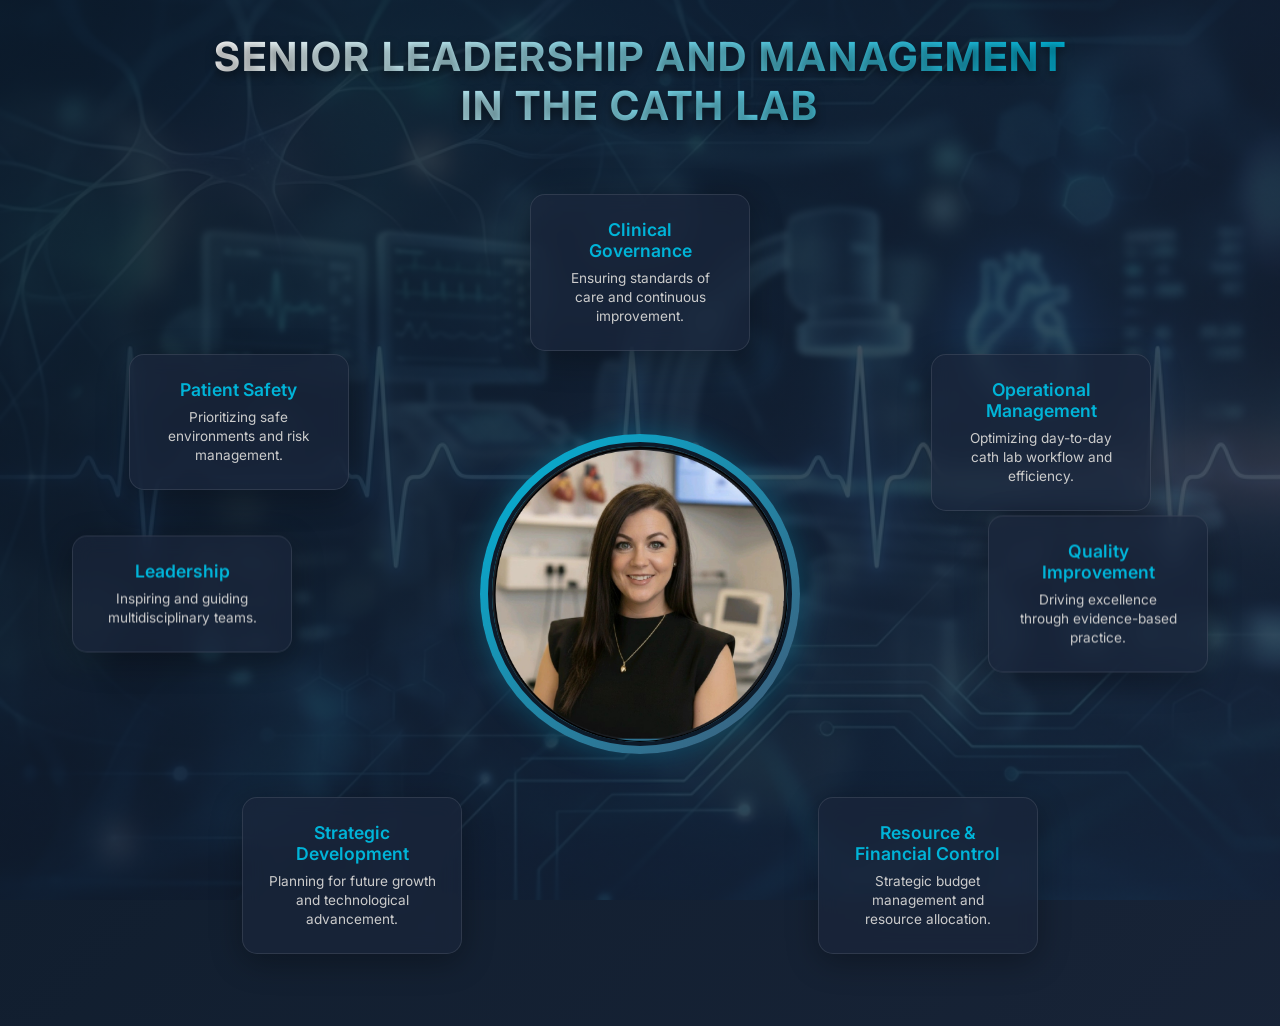
<file: index.html>
<!DOCTYPE html>
<html lang="en">
<head>
    <meta charset="UTF-8">
    <meta name="viewport" content="width=device-width, initial-scale=1.0">
    <title>Senior Leadership and Management in the Cath Lab</title>
    <meta name="description" content="Professional portfolio for Senior Leadership and Management in the Cath Lab. Covering Clinical governance, Operational management, Quality improvement, Resource control, Strategic development, Leadership, and Patient safety.">
    <link rel="stylesheet" href="style.css">
    <link href="https://fonts.googleapis.com/css2?family=Inter:wght@300;400;600;700&display=swap" rel="stylesheet">
</head>
<body>
    <div class="background-overlay"></div>
    <div class="container">
        <header class="header">
            <h1>Senior Leadership and Management<br>in the Cath Lab</h1>
        </header>

        <main class="content-grid">
            <!-- Center profile -->
            <div class="profile-center">
                <div class="profile-image-container">
                    <img src="profile_placeholder.png" alt="Profile of Caitriona" class="profile-image" id="profile-img">
                </div>
            </div>

            <!-- Surrounding boxes -->
            <div class="click-box box-1">
                <h2>Clinical Governance</h2>
                <p>Ensuring standards of care and continuous improvement.</p>
            </div>
            
            <div class="click-box box-2">
                <h2>Operational Management</h2>
                <p>Optimizing day-to-day cath lab workflow and efficiency.</p>
            </div>
            
            <div class="click-box box-3">
                <h2>Quality Improvement</h2>
                <p>Driving excellence through evidence-based practice.</p>
            </div>
            
            <div class="click-box box-4">
                <h2>Resource & Financial Control</h2>
                <p>Strategic budget management and resource allocation.</p>
            </div>
            
            <div class="click-box box-5">
                <h2>Strategic Development</h2>
                <p>Planning for future growth and technological advancement.</p>
            </div>
            
            <div class="click-box box-6">
                <h2>Leadership</h2>
                <p>Inspiring and guiding multidisciplinary teams.</p>
            </div>
            
            <div class="click-box box-7">
                <h2>Patient Safety</h2>
                <p>Prioritizing safe environments and risk management.</p>
            </div>
        </main>
    </div>
    <script src="script.js"></script>
</body>
</html>
</file>
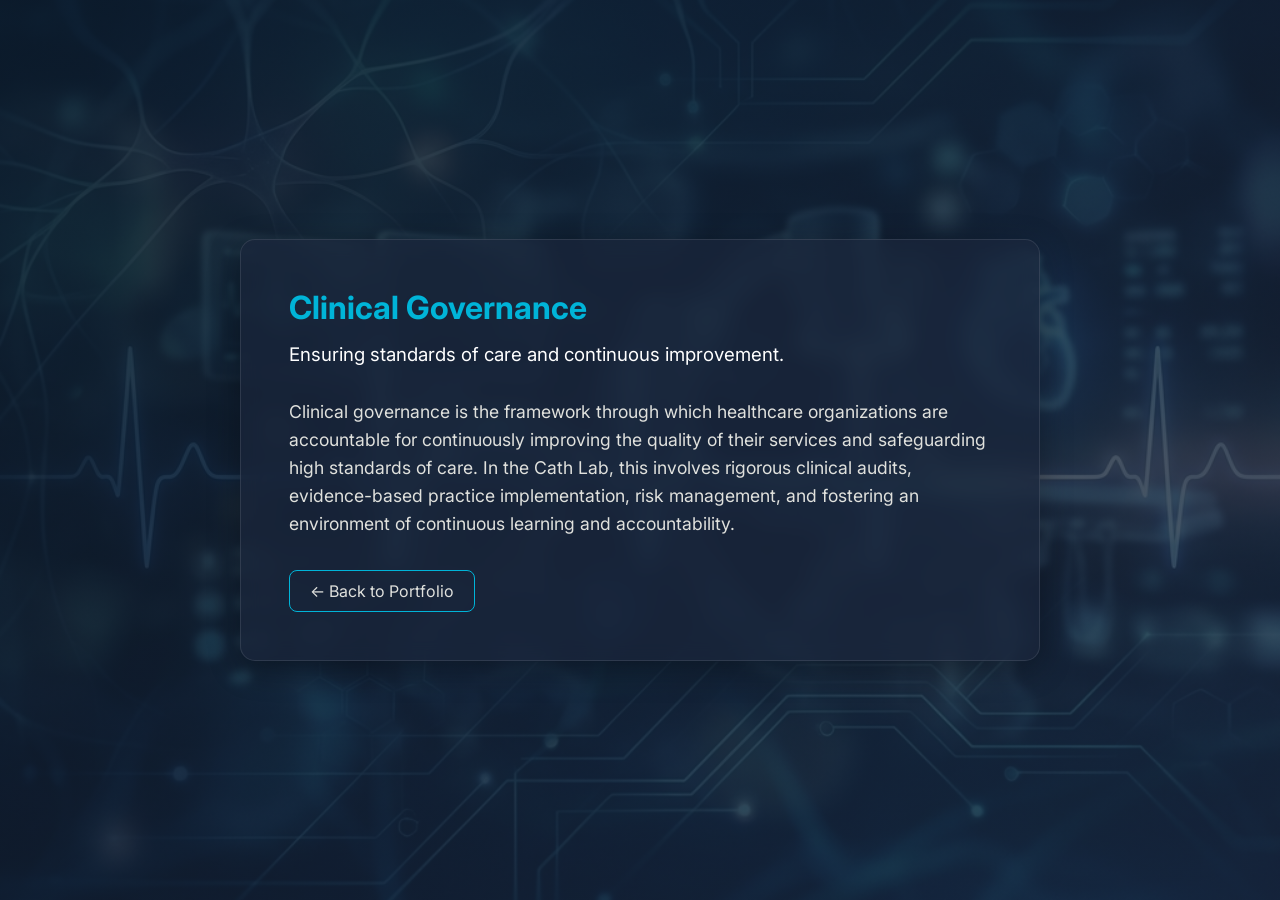
<file: clinical-governance.html>
<!DOCTYPE html>
<html lang="en">
<head>
    <meta charset="UTF-8">
    <meta name="viewport" content="width=device-width, initial-scale=1.0">
    <title>Clinical Governance - Cath Lab Leadership</title>
    <link rel="stylesheet" href="style.css">
    <link href="https://fonts.googleapis.com/css2?family=Inter:wght@300;400;600;700&display=swap" rel="stylesheet">
    <style>
        .page-content {
            background: var(--glass-bg);
            backdrop-filter: blur(10px);
            -webkit-backdrop-filter: blur(10px);
            border: 1px solid var(--glass-border);
            border-radius: 15px;
            padding: 3rem;
            max-width: 800px;
            margin: 0 auto;
            text-align: left;
            box-shadow: 0 8px 32px rgba(0, 0, 0, 0.3);
            animation: fadeIn 0.8s ease forwards;
            opacity: 0;
            transform: translateY(20px);
        }
        @keyframes fadeIn {
            to {
                opacity: 1;
                transform: translateY(0);
            }
        }
        .page-content h1 {
            color: var(--highlight);
            margin-bottom: 1rem;
        }
        .page-content h3 {
            color: #fff;
            margin-bottom: 2rem;
            font-weight: 400;
        }
        .page-content p {
            font-size: 1.1rem;
            line-height: 1.6;
            margin-bottom: 2rem;
            color: #e0e1dd;
        }
        .back-btn {
            display: inline-block;
            padding: 10px 20px;
            background: transparent;
            color: var(--text-color);
            border: 1px solid var(--highlight);
            border-radius: 8px;
            text-decoration: none;
            transition: all 0.3s ease;
        }
        .back-btn:hover {
            background: var(--highlight);
            color: var(--primary-color);
        }
    </style>
</head>
<body>
    <div class="background-overlay"></div>
    <div class="container" style="justify-content: center; min-height: 100vh;">
        <div class="page-content">
            <h1>Clinical Governance</h1>
            <h3>Ensuring standards of care and continuous improvement.</h3>
            <p>Clinical governance is the framework through which healthcare organizations are accountable for continuously improving the quality of their services and safeguarding high standards of care. In the Cath Lab, this involves rigorous clinical audits, evidence-based practice implementation, risk management, and fostering an environment of continuous learning and accountability.</p>
            <a href="index.html" class="back-btn">&larr; Back to Portfolio</a>
        </div>
    </div>
</body>
</html>
</file>
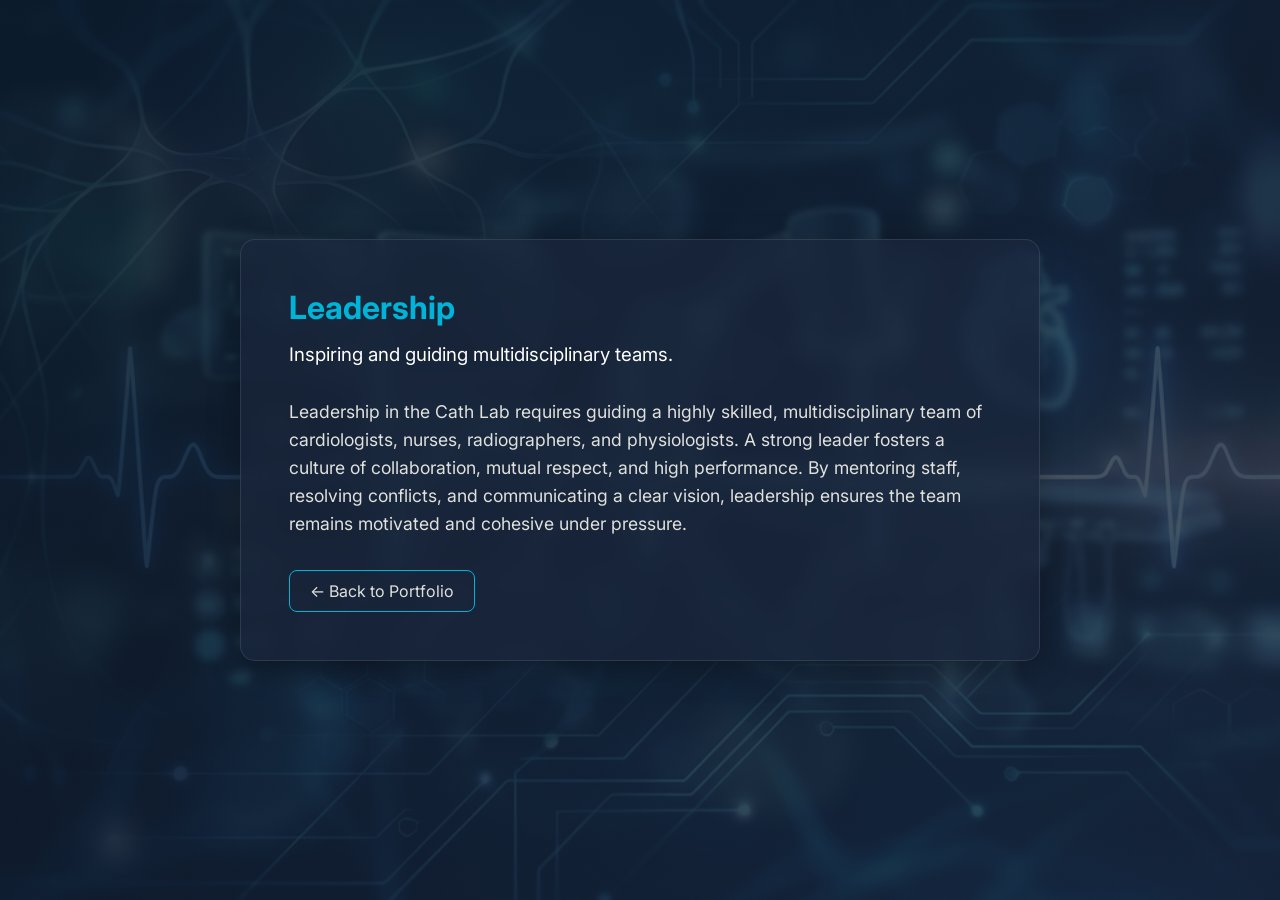
<file: leadership.html>
<!DOCTYPE html>
<html lang="en">
<head>
    <meta charset="UTF-8">
    <meta name="viewport" content="width=device-width, initial-scale=1.0">
    <title>Leadership - Cath Lab Leadership</title>
    <link rel="stylesheet" href="style.css">
    <link href="https://fonts.googleapis.com/css2?family=Inter:wght@300;400;600;700&display=swap" rel="stylesheet">
    <style>
        .page-content {
            background: var(--glass-bg);
            backdrop-filter: blur(10px);
            -webkit-backdrop-filter: blur(10px);
            border: 1px solid var(--glass-border);
            border-radius: 15px;
            padding: 3rem;
            max-width: 800px;
            margin: 0 auto;
            text-align: left;
            box-shadow: 0 8px 32px rgba(0, 0, 0, 0.3);
            animation: fadeIn 0.8s ease forwards;
            opacity: 0;
            transform: translateY(20px);
        }
        @keyframes fadeIn {
            to {
                opacity: 1;
                transform: translateY(0);
            }
        }
        .page-content h1 {
            color: var(--highlight);
            margin-bottom: 1rem;
        }
        .page-content h3 {
            color: #fff;
            margin-bottom: 2rem;
            font-weight: 400;
        }
        .page-content p {
            font-size: 1.1rem;
            line-height: 1.6;
            margin-bottom: 2rem;
            color: #e0e1dd;
        }
        .back-btn {
            display: inline-block;
            padding: 10px 20px;
            background: transparent;
            color: var(--text-color);
            border: 1px solid var(--highlight);
            border-radius: 8px;
            text-decoration: none;
            transition: all 0.3s ease;
        }
        .back-btn:hover {
            background: var(--highlight);
            color: var(--primary-color);
        }
    </style>
</head>
<body>
    <div class="background-overlay"></div>
    <div class="container" style="justify-content: center; min-height: 100vh;">
        <div class="page-content">
            <h1>Leadership</h1>
            <h3>Inspiring and guiding multidisciplinary teams.</h3>
            <p>Leadership in the Cath Lab requires guiding a highly skilled, multidisciplinary team of cardiologists, nurses, radiographers, and physiologists. A strong leader fosters a culture of collaboration, mutual respect, and high performance. By mentoring staff, resolving conflicts, and communicating a clear vision, leadership ensures the team remains motivated and cohesive under pressure.</p>
            <a href="index.html" class="back-btn">&larr; Back to Portfolio</a>
        </div>
    </div>
</body>
</html>
</file>
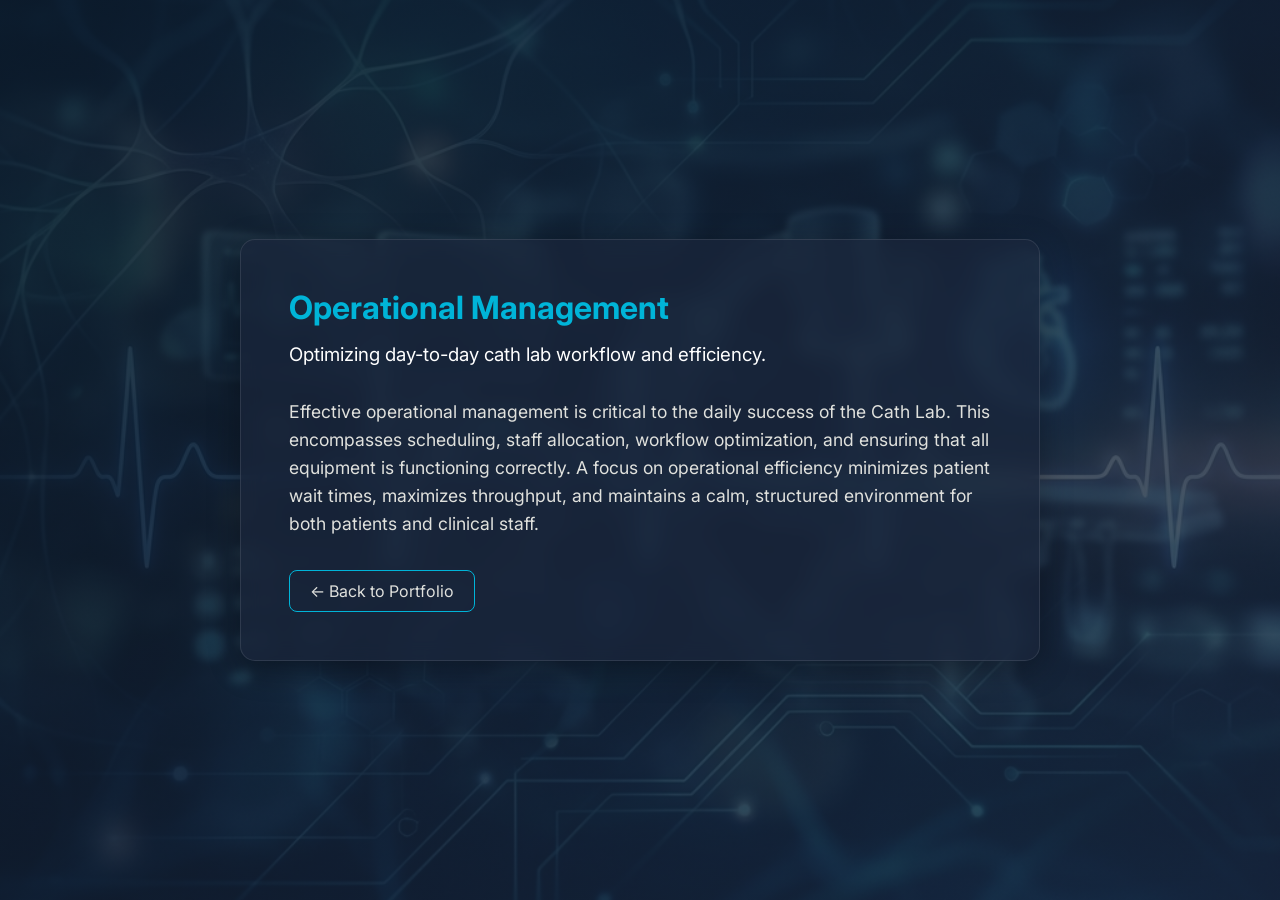
<file: operational-management.html>
<!DOCTYPE html>
<html lang="en">
<head>
    <meta charset="UTF-8">
    <meta name="viewport" content="width=device-width, initial-scale=1.0">
    <title>Operational Management - Cath Lab Leadership</title>
    <link rel="stylesheet" href="style.css">
    <link href="https://fonts.googleapis.com/css2?family=Inter:wght@300;400;600;700&display=swap" rel="stylesheet">
    <style>
        .page-content {
            background: var(--glass-bg);
            backdrop-filter: blur(10px);
            -webkit-backdrop-filter: blur(10px);
            border: 1px solid var(--glass-border);
            border-radius: 15px;
            padding: 3rem;
            max-width: 800px;
            margin: 0 auto;
            text-align: left;
            box-shadow: 0 8px 32px rgba(0, 0, 0, 0.3);
            animation: fadeIn 0.8s ease forwards;
            opacity: 0;
            transform: translateY(20px);
        }
        @keyframes fadeIn {
            to {
                opacity: 1;
                transform: translateY(0);
            }
        }
        .page-content h1 {
            color: var(--highlight);
            margin-bottom: 1rem;
        }
        .page-content h3 {
            color: #fff;
            margin-bottom: 2rem;
            font-weight: 400;
        }
        .page-content p {
            font-size: 1.1rem;
            line-height: 1.6;
            margin-bottom: 2rem;
            color: #e0e1dd;
        }
        .back-btn {
            display: inline-block;
            padding: 10px 20px;
            background: transparent;
            color: var(--text-color);
            border: 1px solid var(--highlight);
            border-radius: 8px;
            text-decoration: none;
            transition: all 0.3s ease;
        }
        .back-btn:hover {
            background: var(--highlight);
            color: var(--primary-color);
        }
    </style>
</head>
<body>
    <div class="background-overlay"></div>
    <div class="container" style="justify-content: center; min-height: 100vh;">
        <div class="page-content">
            <h1>Operational Management</h1>
            <h3>Optimizing day-to-day cath lab workflow and efficiency.</h3>
            <p>Effective operational management is critical to the daily success of the Cath Lab. This encompasses scheduling, staff allocation, workflow optimization, and ensuring that all equipment is functioning correctly. A focus on operational efficiency minimizes patient wait times, maximizes throughput, and maintains a calm, structured environment for both patients and clinical staff.</p>
            <a href="index.html" class="back-btn">&larr; Back to Portfolio</a>
        </div>
    </div>
</body>
</html>
</file>
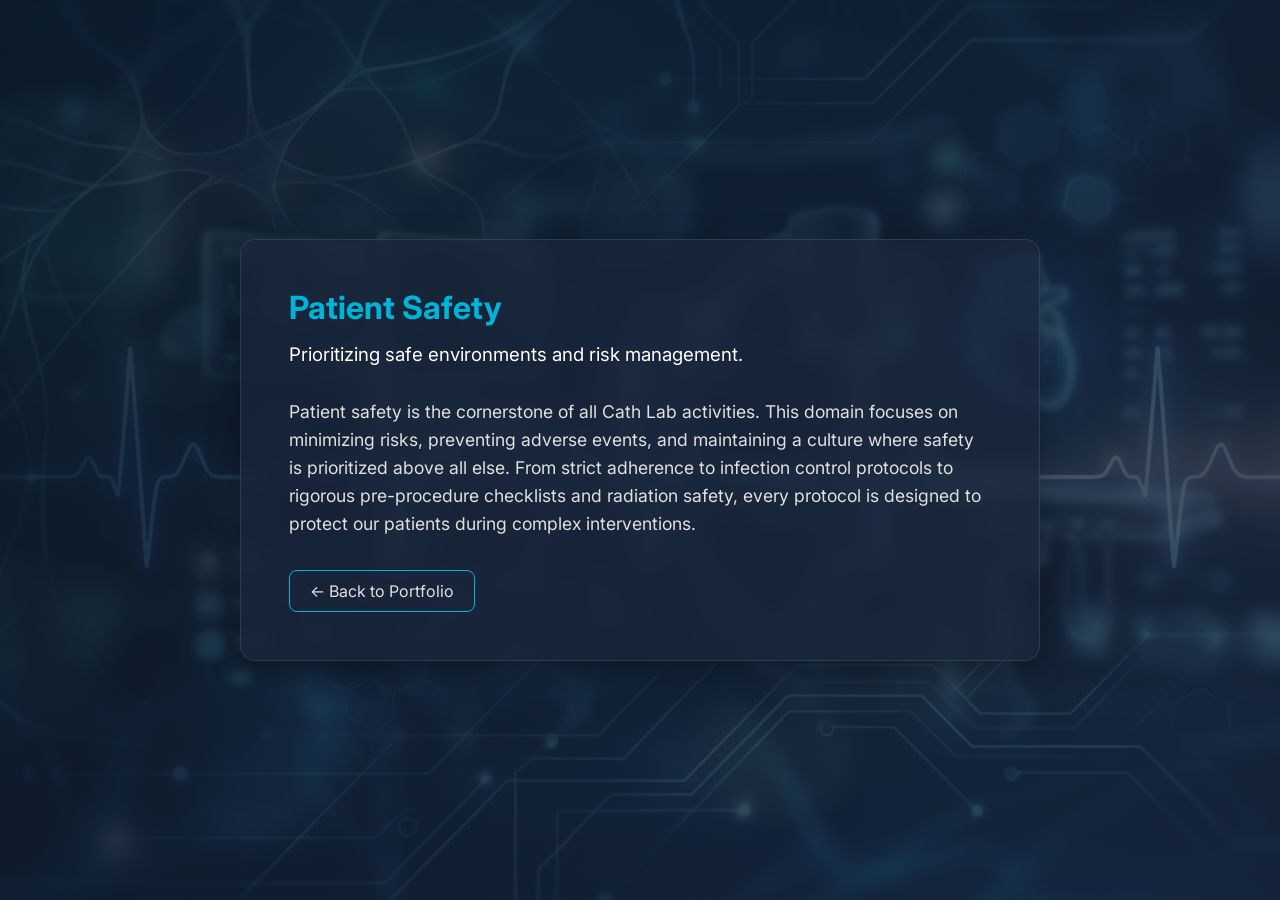
<file: patient-safety.html>
<!DOCTYPE html>
<html lang="en">
<head>
    <meta charset="UTF-8">
    <meta name="viewport" content="width=device-width, initial-scale=1.0">
    <title>Patient Safety - Cath Lab Leadership</title>
    <link rel="stylesheet" href="style.css">
    <link href="https://fonts.googleapis.com/css2?family=Inter:wght@300;400;600;700&display=swap" rel="stylesheet">
    <style>
        .page-content {
            background: var(--glass-bg);
            backdrop-filter: blur(10px);
            -webkit-backdrop-filter: blur(10px);
            border: 1px solid var(--glass-border);
            border-radius: 15px;
            padding: 3rem;
            max-width: 800px;
            margin: 0 auto;
            text-align: left;
            box-shadow: 0 8px 32px rgba(0, 0, 0, 0.3);
            animation: fadeIn 0.8s ease forwards;
            opacity: 0;
            transform: translateY(20px);
        }
        @keyframes fadeIn {
            to {
                opacity: 1;
                transform: translateY(0);
            }
        }
        .page-content h1 {
            color: var(--highlight);
            margin-bottom: 1rem;
        }
        .page-content h3 {
            color: #fff;
            margin-bottom: 2rem;
            font-weight: 400;
        }
        .page-content p {
            font-size: 1.1rem;
            line-height: 1.6;
            margin-bottom: 2rem;
            color: #e0e1dd;
        }
        .back-btn {
            display: inline-block;
            padding: 10px 20px;
            background: transparent;
            color: var(--text-color);
            border: 1px solid var(--highlight);
            border-radius: 8px;
            text-decoration: none;
            transition: all 0.3s ease;
        }
        .back-btn:hover {
            background: var(--highlight);
            color: var(--primary-color);
        }
    </style>
</head>
<body>
    <div class="background-overlay"></div>
    <div class="container" style="justify-content: center; min-height: 100vh;">
        <div class="page-content">
            <h1>Patient Safety</h1>
            <h3>Prioritizing safe environments and risk management.</h3>
            <p>Patient safety is the cornerstone of all Cath Lab activities. This domain focuses on minimizing risks, preventing adverse events, and maintaining a culture where safety is prioritized above all else. From strict adherence to infection control protocols to rigorous pre-procedure checklists and radiation safety, every protocol is designed to protect our patients during complex interventions.</p>
            <a href="index.html" class="back-btn">&larr; Back to Portfolio</a>
        </div>
    </div>
</body>
</html>
</file>
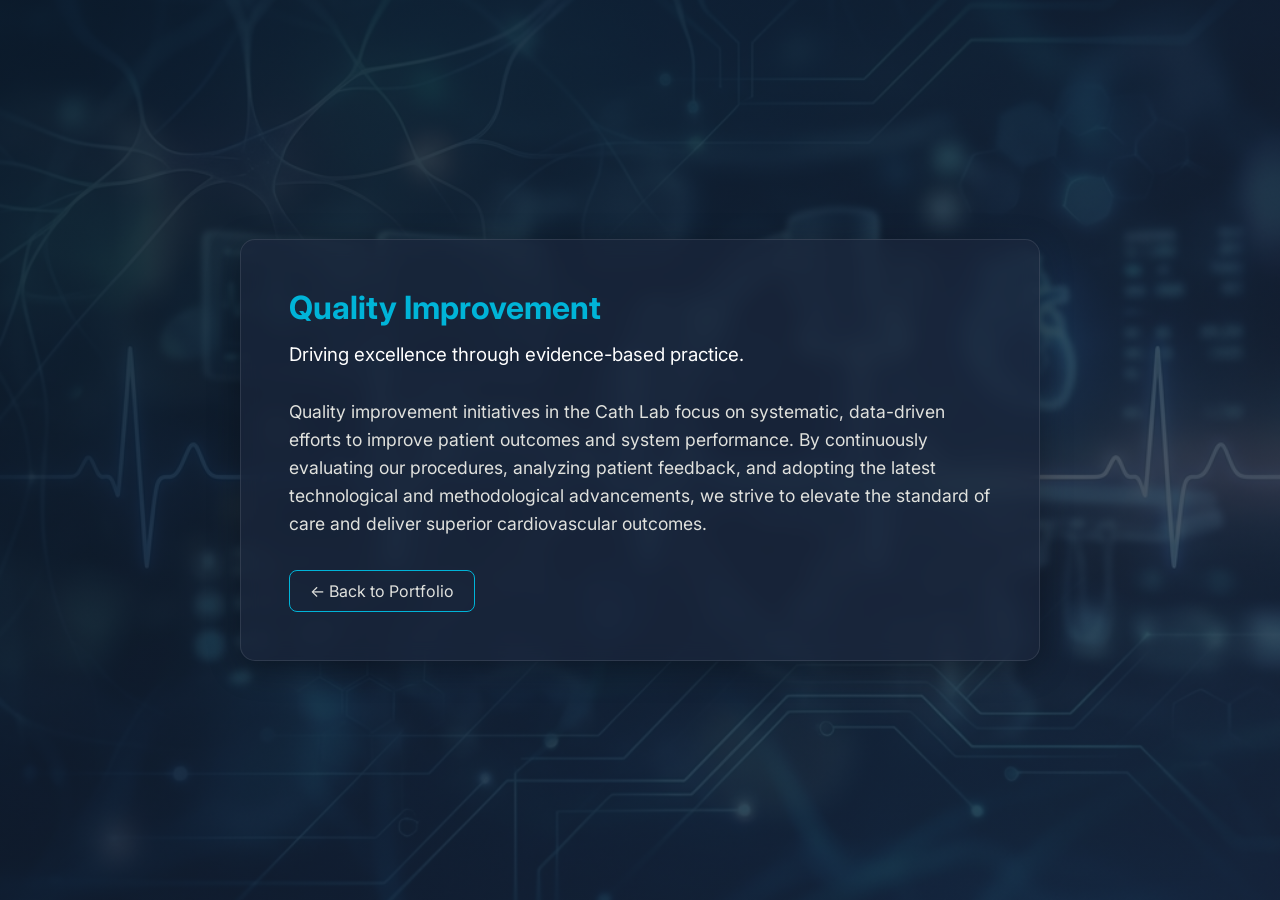
<file: quality-improvement.html>
<!DOCTYPE html>
<html lang="en">
<head>
    <meta charset="UTF-8">
    <meta name="viewport" content="width=device-width, initial-scale=1.0">
    <title>Quality Improvement - Cath Lab Leadership</title>
    <link rel="stylesheet" href="style.css">
    <link href="https://fonts.googleapis.com/css2?family=Inter:wght@300;400;600;700&display=swap" rel="stylesheet">
    <style>
        .page-content {
            background: var(--glass-bg);
            backdrop-filter: blur(10px);
            -webkit-backdrop-filter: blur(10px);
            border: 1px solid var(--glass-border);
            border-radius: 15px;
            padding: 3rem;
            max-width: 800px;
            margin: 0 auto;
            text-align: left;
            box-shadow: 0 8px 32px rgba(0, 0, 0, 0.3);
            animation: fadeIn 0.8s ease forwards;
            opacity: 0;
            transform: translateY(20px);
        }
        @keyframes fadeIn {
            to {
                opacity: 1;
                transform: translateY(0);
            }
        }
        .page-content h1 {
            color: var(--highlight);
            margin-bottom: 1rem;
        }
        .page-content h3 {
            color: #fff;
            margin-bottom: 2rem;
            font-weight: 400;
        }
        .page-content p {
            font-size: 1.1rem;
            line-height: 1.6;
            margin-bottom: 2rem;
            color: #e0e1dd;
        }
        .back-btn {
            display: inline-block;
            padding: 10px 20px;
            background: transparent;
            color: var(--text-color);
            border: 1px solid var(--highlight);
            border-radius: 8px;
            text-decoration: none;
            transition: all 0.3s ease;
        }
        .back-btn:hover {
            background: var(--highlight);
            color: var(--primary-color);
        }
    </style>
</head>
<body>
    <div class="background-overlay"></div>
    <div class="container" style="justify-content: center; min-height: 100vh;">
        <div class="page-content">
            <h1>Quality Improvement</h1>
            <h3>Driving excellence through evidence-based practice.</h3>
            <p>Quality improvement initiatives in the Cath Lab focus on systematic, data-driven efforts to improve patient outcomes and system performance. By continuously evaluating our procedures, analyzing patient feedback, and adopting the latest technological and methodological advancements, we strive to elevate the standard of care and deliver superior cardiovascular outcomes.</p>
            <a href="index.html" class="back-btn">&larr; Back to Portfolio</a>
        </div>
    </div>
</body>
</html>
</file>
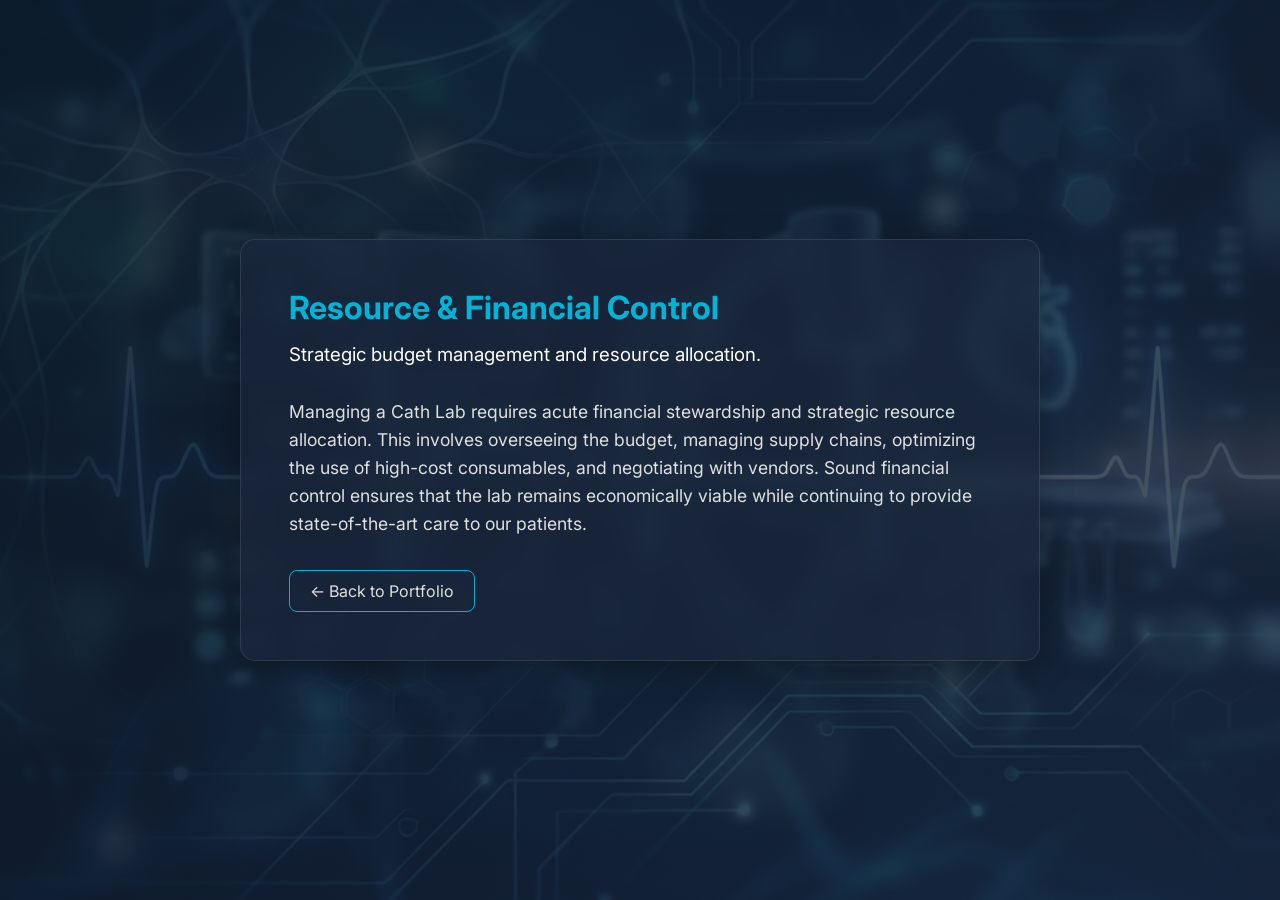
<file: resource-control.html>
<!DOCTYPE html>
<html lang="en">
<head>
    <meta charset="UTF-8">
    <meta name="viewport" content="width=device-width, initial-scale=1.0">
    <title>Resource & Financial Control - Cath Lab Leadership</title>
    <link rel="stylesheet" href="style.css">
    <link href="https://fonts.googleapis.com/css2?family=Inter:wght@300;400;600;700&display=swap" rel="stylesheet">
    <style>
        .page-content {
            background: var(--glass-bg);
            backdrop-filter: blur(10px);
            -webkit-backdrop-filter: blur(10px);
            border: 1px solid var(--glass-border);
            border-radius: 15px;
            padding: 3rem;
            max-width: 800px;
            margin: 0 auto;
            text-align: left;
            box-shadow: 0 8px 32px rgba(0, 0, 0, 0.3);
            animation: fadeIn 0.8s ease forwards;
            opacity: 0;
            transform: translateY(20px);
        }
        @keyframes fadeIn {
            to {
                opacity: 1;
                transform: translateY(0);
            }
        }
        .page-content h1 {
            color: var(--highlight);
            margin-bottom: 1rem;
        }
        .page-content h3 {
            color: #fff;
            margin-bottom: 2rem;
            font-weight: 400;
        }
        .page-content p {
            font-size: 1.1rem;
            line-height: 1.6;
            margin-bottom: 2rem;
            color: #e0e1dd;
        }
        .back-btn {
            display: inline-block;
            padding: 10px 20px;
            background: transparent;
            color: var(--text-color);
            border: 1px solid var(--highlight);
            border-radius: 8px;
            text-decoration: none;
            transition: all 0.3s ease;
        }
        .back-btn:hover {
            background: var(--highlight);
            color: var(--primary-color);
        }
    </style>
</head>
<body>
    <div class="background-overlay"></div>
    <div class="container" style="justify-content: center; min-height: 100vh;">
        <div class="page-content">
            <h1>Resource & Financial Control</h1>
            <h3>Strategic budget management and resource allocation.</h3>
            <p>Managing a Cath Lab requires acute financial stewardship and strategic resource allocation. This involves overseeing the budget, managing supply chains, optimizing the use of high-cost consumables, and negotiating with vendors. Sound financial control ensures that the lab remains economically viable while continuing to provide state-of-the-art care to our patients.</p>
            <a href="index.html" class="back-btn">&larr; Back to Portfolio</a>
        </div>
    </div>
</body>
</html>
</file>
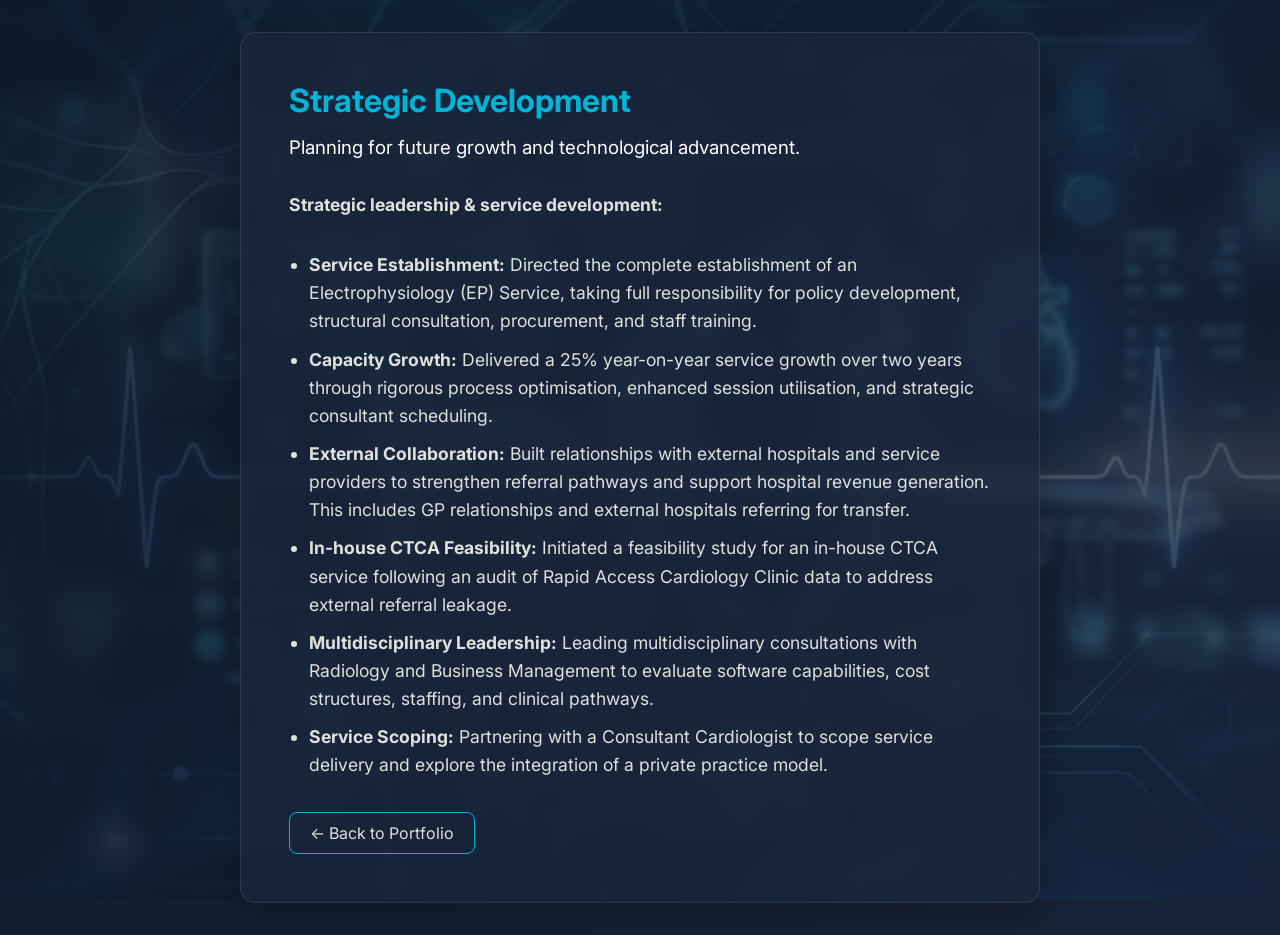
<file: strategic-development.html>
<!DOCTYPE html>
<html lang="en">
<head>
    <meta charset="UTF-8">
    <meta name="viewport" content="width=device-width, initial-scale=1.0">
    <title>Strategic Development - Cath Lab Leadership</title>
    <link rel="stylesheet" href="style.css">
    <link href="https://fonts.googleapis.com/css2?family=Inter:wght@300;400;600;700&display=swap" rel="stylesheet">
    <style>
        .page-content {
            background: var(--glass-bg);
            backdrop-filter: blur(10px);
            -webkit-backdrop-filter: blur(10px);
            border: 1px solid var(--glass-border);
            border-radius: 15px;
            padding: 3rem;
            max-width: 800px;
            margin: 0 auto;
            text-align: left;
            box-shadow: 0 8px 32px rgba(0, 0, 0, 0.3);
            animation: fadeIn 0.8s ease forwards;
            opacity: 0;
            transform: translateY(20px);
        }
        @keyframes fadeIn {
            to {
                opacity: 1;
                transform: translateY(0);
            }
        }
        .page-content h1 {
            color: var(--highlight);
            margin-bottom: 1rem;
        }
        .page-content h3 {
            color: #fff;
            margin-bottom: 2rem;
            font-weight: 400;
        }
        .page-content p {
            font-size: 1.1rem;
            line-height: 1.6;
            margin-bottom: 2rem;
            color: #e0e1dd;
        }
        .back-btn {
            display: inline-block;
            padding: 10px 20px;
            background: transparent;
            color: var(--text-color);
            border: 1px solid var(--highlight);
            border-radius: 8px;
            text-decoration: none;
            transition: all 0.3s ease;
        }
        .back-btn:hover {
            background: var(--highlight);
            color: var(--primary-color);
        }
    </style>
</head>
<body>
    <div class="background-overlay"></div>
    <div class="container" style="justify-content: center; min-height: 100vh;">
        <div class="page-content">
            <h1>Strategic Development</h1>
            <h3>Planning for future growth and technological advancement.</h3>
            <p><strong>Strategic leadership &amp; service development:</strong></p>
            <ul style="color: var(--text-color); font-size: 1.1rem; line-height: 1.6; margin-bottom: 2rem; padding-left: 20px;">
                <li style="margin-bottom: 10px;"><strong>Service Establishment:</strong> Directed the complete establishment of an Electrophysiology (EP) Service, taking full responsibility for policy development, structural consultation, procurement, and staff training.</li>
                <li style="margin-bottom: 10px;"><strong>Capacity Growth:</strong> Delivered a 25% year-on-year service growth over two years through rigorous process optimisation, enhanced session utilisation, and strategic consultant scheduling.</li>
                <li style="margin-bottom: 10px;"><strong>External Collaboration:</strong> Built relationships with external hospitals and service providers to strengthen referral pathways and support hospital revenue generation. This includes GP relationships and external hospitals referring for transfer.</li>
                <li style="margin-bottom: 10px;"><strong>In-house CTCA Feasibility:</strong> Initiated a feasibility study for an in-house CTCA service following an audit of Rapid Access Cardiology Clinic data to address external referral leakage.</li>
                <li style="margin-bottom: 10px;"><strong>Multidisciplinary Leadership:</strong> Leading multidisciplinary consultations with Radiology and Business Management to evaluate software capabilities, cost structures, staffing, and clinical pathways.</li>
                <li style="margin-bottom: 10px;"><strong>Service Scoping:</strong> Partnering with a Consultant Cardiologist to scope service delivery and explore the integration of a private practice model.</li>
            </ul>
            <a href="index.html" class="back-btn">&larr; Back to Portfolio</a>
        </div>
    </div>
</body>
</html>
</file>
<file: style.css>
:root {
    --primary-color: #0d1b2a;
    --secondary-color: #1b263b;
    --accent-color: #415a77;
    --text-color: #e0e1dd;
    --highlight: #00b4d8;
    --glass-bg: rgba(27, 38, 59, 0.7);
    --glass-border: rgba(255, 255, 255, 0.1);
}

* {
    margin: 0;
    padding: 0;
    box-sizing: border-box;
}

body {
    font-family: 'Inter', sans-serif;
    color: var(--text-color);
    background-color: var(--primary-color);
    min-height: 100vh;
    display: flex;
    justify-content: center;
    align-items: center;
    overflow-x: hidden;
    position: relative;
    background-image: url('cath_lab_background.png');
    background-size: cover;
    background-position: center;
    background-attachment: fixed;
}

.background-overlay {
    position: absolute;
    top: 0;
    left: 0;
    width: 100%;
    height: 100%;
    background: linear-gradient(135deg, rgba(13, 27, 42, 0.85) 0%, rgba(27, 38, 59, 0.75) 100%);
    z-index: 1;
}

.container {
    position: relative;
    z-index: 2;
    width: 100%;
    max-width: 1200px;
    padding: 2rem;
    display: flex;
    flex-direction: column;
    align-items: center;
    gap: 3rem;
}

.header h1 {
    font-size: 2.5rem;
    font-weight: 700;
    text-align: center;
    text-transform: uppercase;
    letter-spacing: 2px;
    background: linear-gradient(90deg, #fff, var(--highlight));
    -webkit-background-clip: text;
    -webkit-text-fill-color: transparent;
    text-shadow: 0px 4px 10px rgba(0, 0, 0, 0.5);
    margin-bottom: 1rem;
}

.content-grid {
    position: relative;
    width: 100%;
    height: 800px;
    display: flex;
    justify-content: center;
    align-items: center;
}

.profile-center {
    position: absolute;
    width: 320px;
    height: 320px;
    z-index: 10;
}

.profile-image-container {
    width: 100%;
    height: 100%;
    border-radius: 50%;
    padding: 8px;
    background: linear-gradient(135deg, var(--highlight), var(--accent-color));
    box-shadow: 0 0 30px rgba(0, 180, 216, 0.3);
    transition: transform 0.3s ease, box-shadow 0.3s ease;
}

.profile-image-container:hover {
    transform: scale(1.05);
    box-shadow: 0 0 50px rgba(0, 180, 216, 0.6);
}

.profile-image {
    width: 100%;
    height: 100%;
    object-fit: cover;
    border-radius: 50%;
    border: 4px solid var(--primary-color);
}

.click-box {
    position: absolute;
    background: var(--glass-bg);
    backdrop-filter: blur(10px);
    -webkit-backdrop-filter: blur(10px);
    border: 1px solid var(--glass-border);
    border-radius: 15px;
    padding: 1.5rem;
    width: 220px;
    text-align: center;
    cursor: pointer;
    transition: all 0.4s cubic-bezier(0.175, 0.885, 0.32, 1.275);
    box-shadow: 0 8px 32px rgba(0, 0, 0, 0.3);
}

.click-box:hover {
    transform: translateY(-10px) scale(1.05);
    background: rgba(27, 38, 59, 0.9);
    border-color: var(--highlight);
    box-shadow: 0 15px 40px rgba(0, 180, 216, 0.2);
}

.click-box h2 {
    font-size: 1.1rem;
    color: var(--highlight);
    margin-bottom: 0.5rem;
    font-weight: 600;
}

.click-box p {
    font-size: 0.85rem;
    color: #ccc;
    line-height: 1.4;
}

/* Positioning boxes in a rough circle/ellipse around center */
.box-1 { top: 0%; left: 50%; transform: translate(-50%, 0); }
.box-2 { top: 20%; right: 5%; transform: translate(0, 0); }
.box-3 { top: 50%; right: 0%; transform: translate(0, -50%); }
.box-4 { bottom: 5%; right: 15%; transform: translate(0, 0); }
.box-5 { bottom: 5%; left: 15%; transform: translate(0, 0); }
.box-6 { top: 50%; left: 0%; transform: translate(0, -50%); }
.box-7 { top: 20%; left: 5%; transform: translate(0, 0); }

/* Hover states for positioning fix */
.box-1:hover { transform: translate(-50%, -10px) scale(1.05); }

@media (max-width: 900px) {
    .content-grid {
        height: auto;
        flex-direction: column;
        gap: 2rem;
    }
    
    .profile-center {
        position: relative;
        margin-bottom: 2rem;
    }
    
    .click-box {
        position: relative;
        top: auto !important;
        left: auto !important;
        right: auto !important;
        bottom: auto !important;
        transform: none !important;
        width: 100%;
        max-width: 300px;
    }
    
    .click-box:hover {
        transform: translateY(-5px) scale(1.02) !important;
    }
}
</file>
